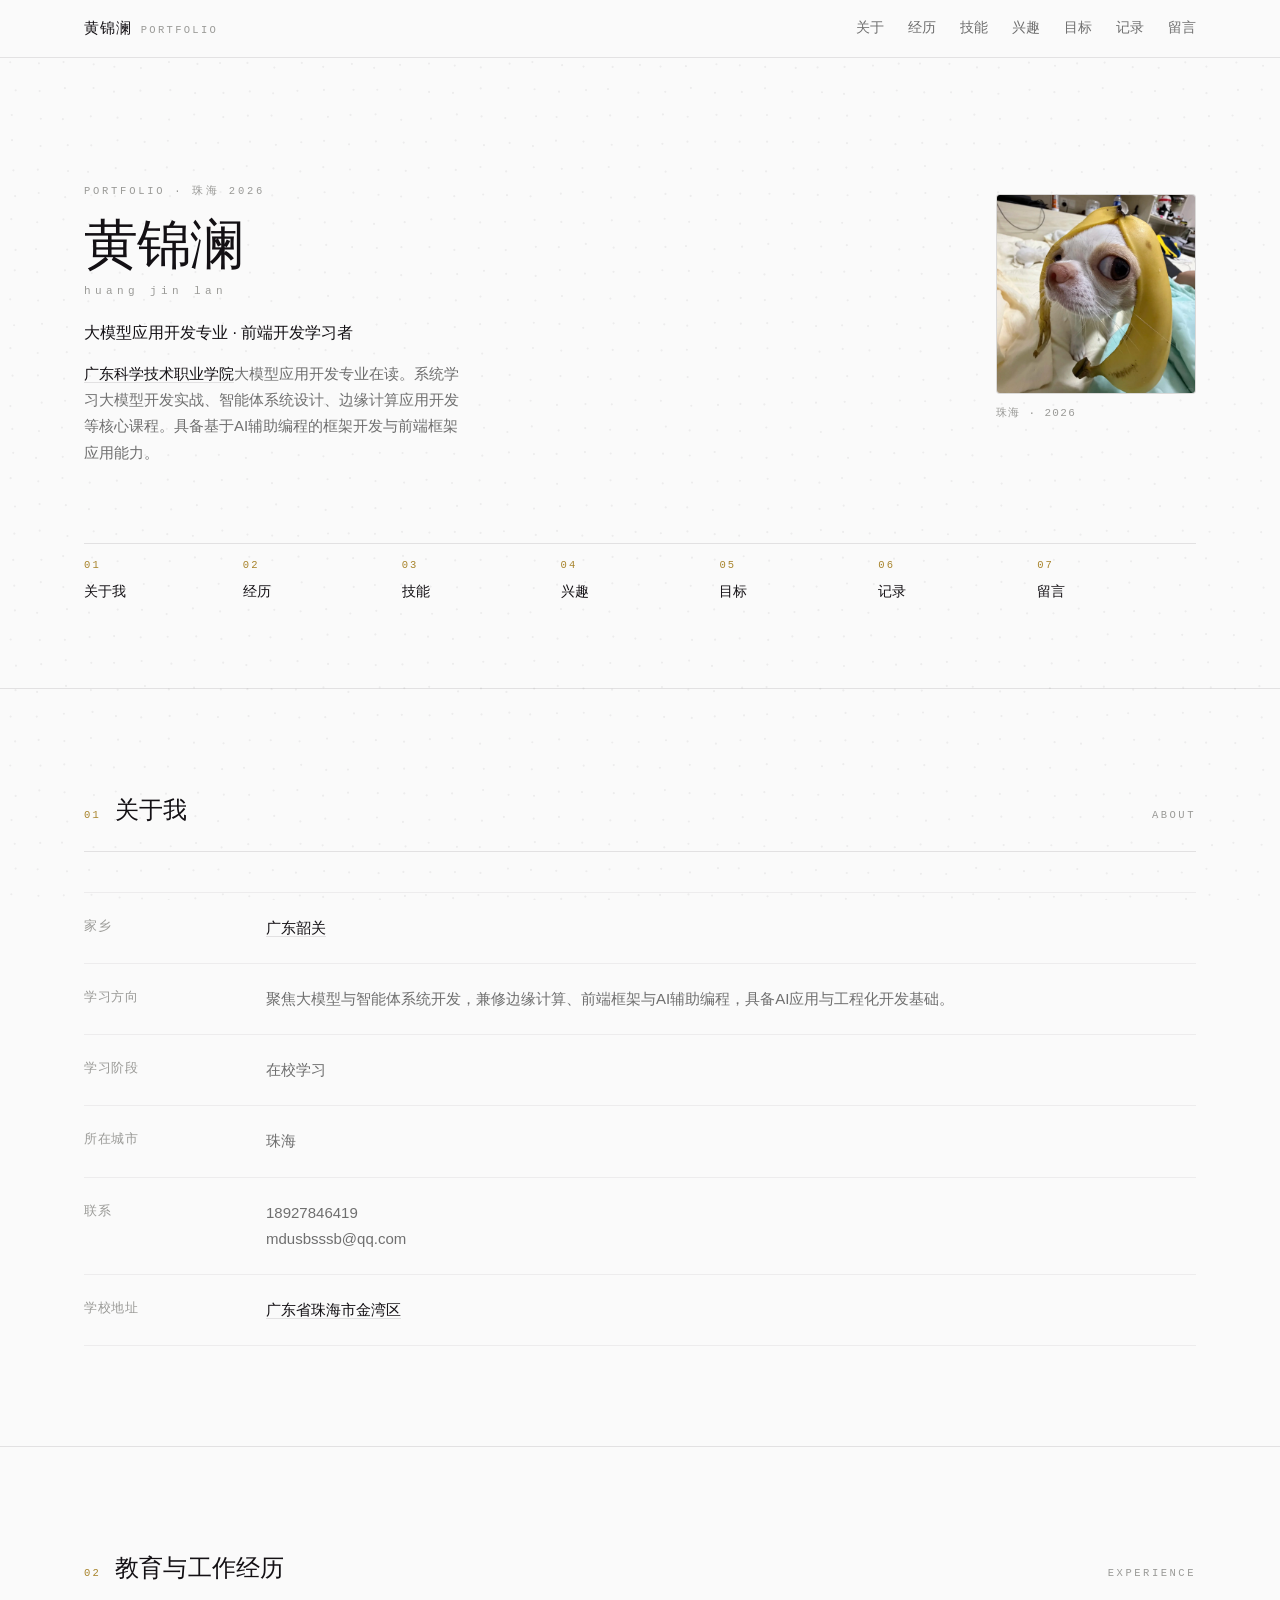
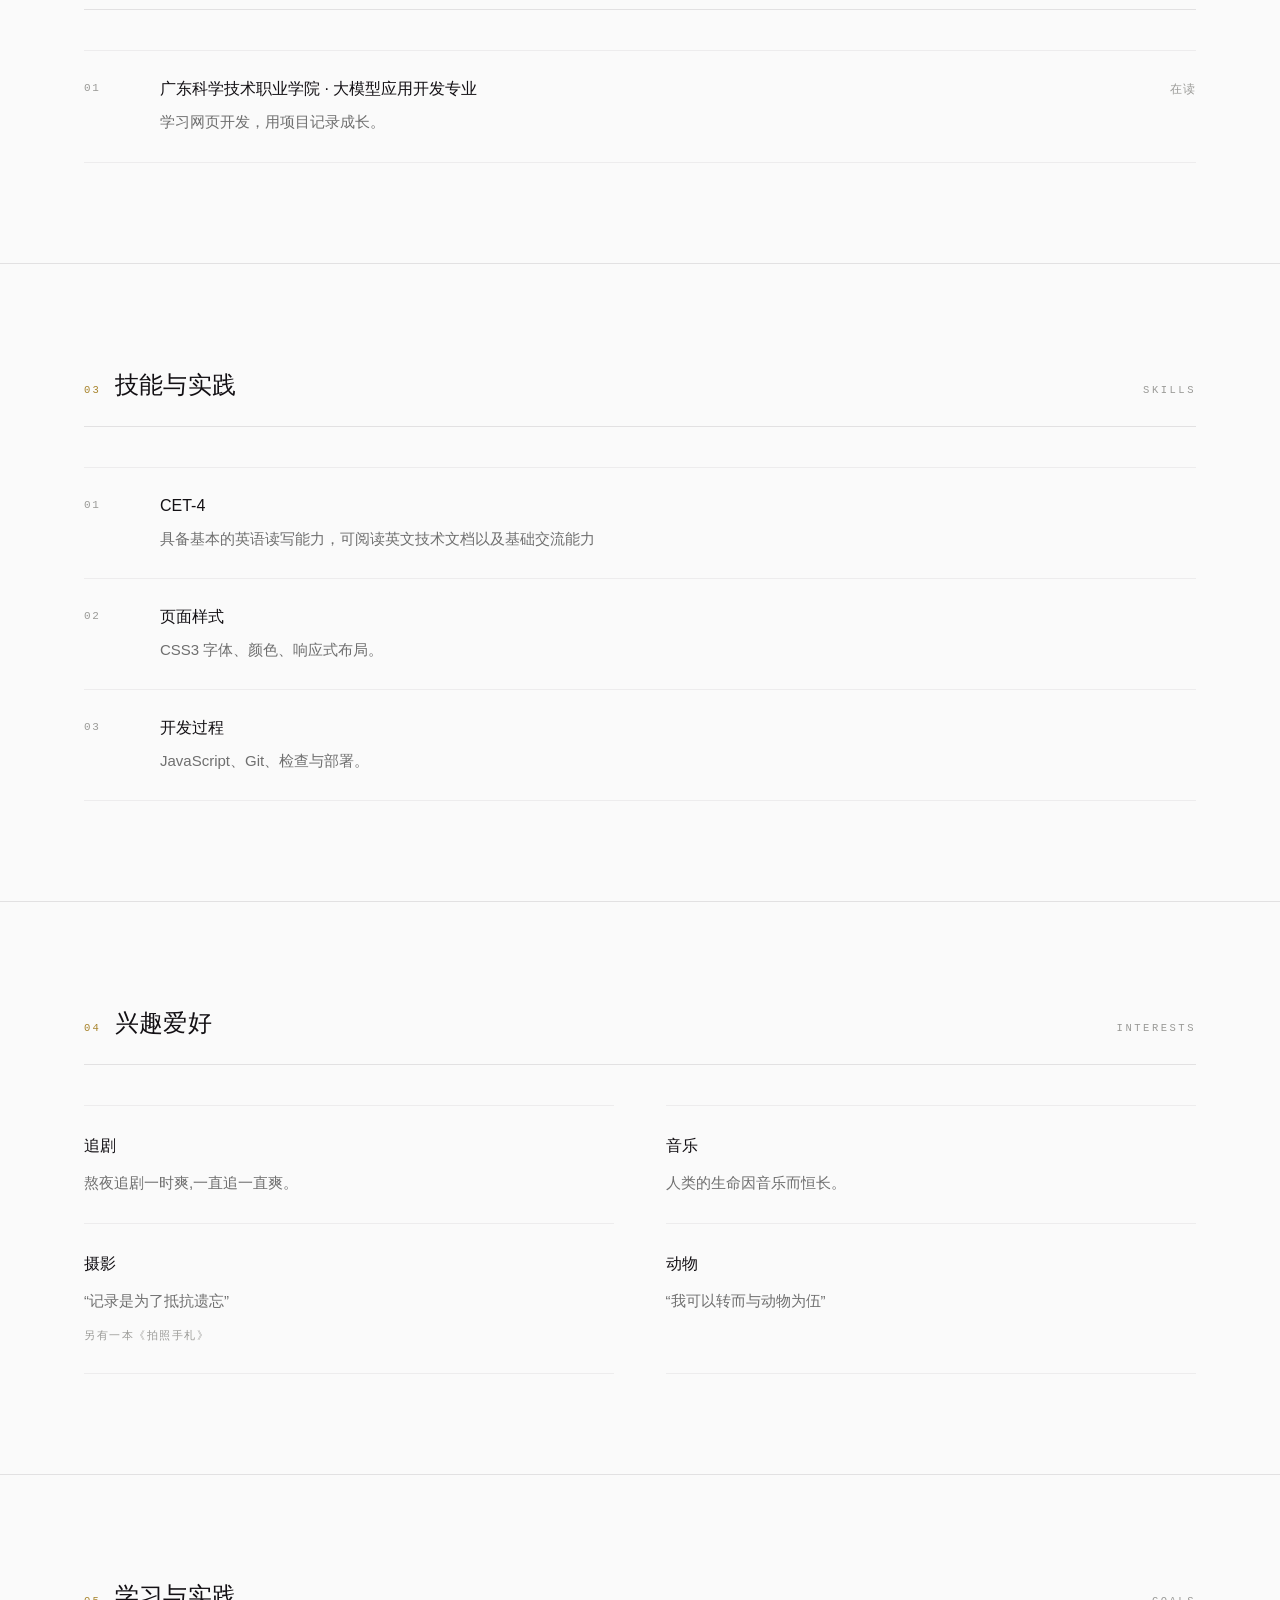
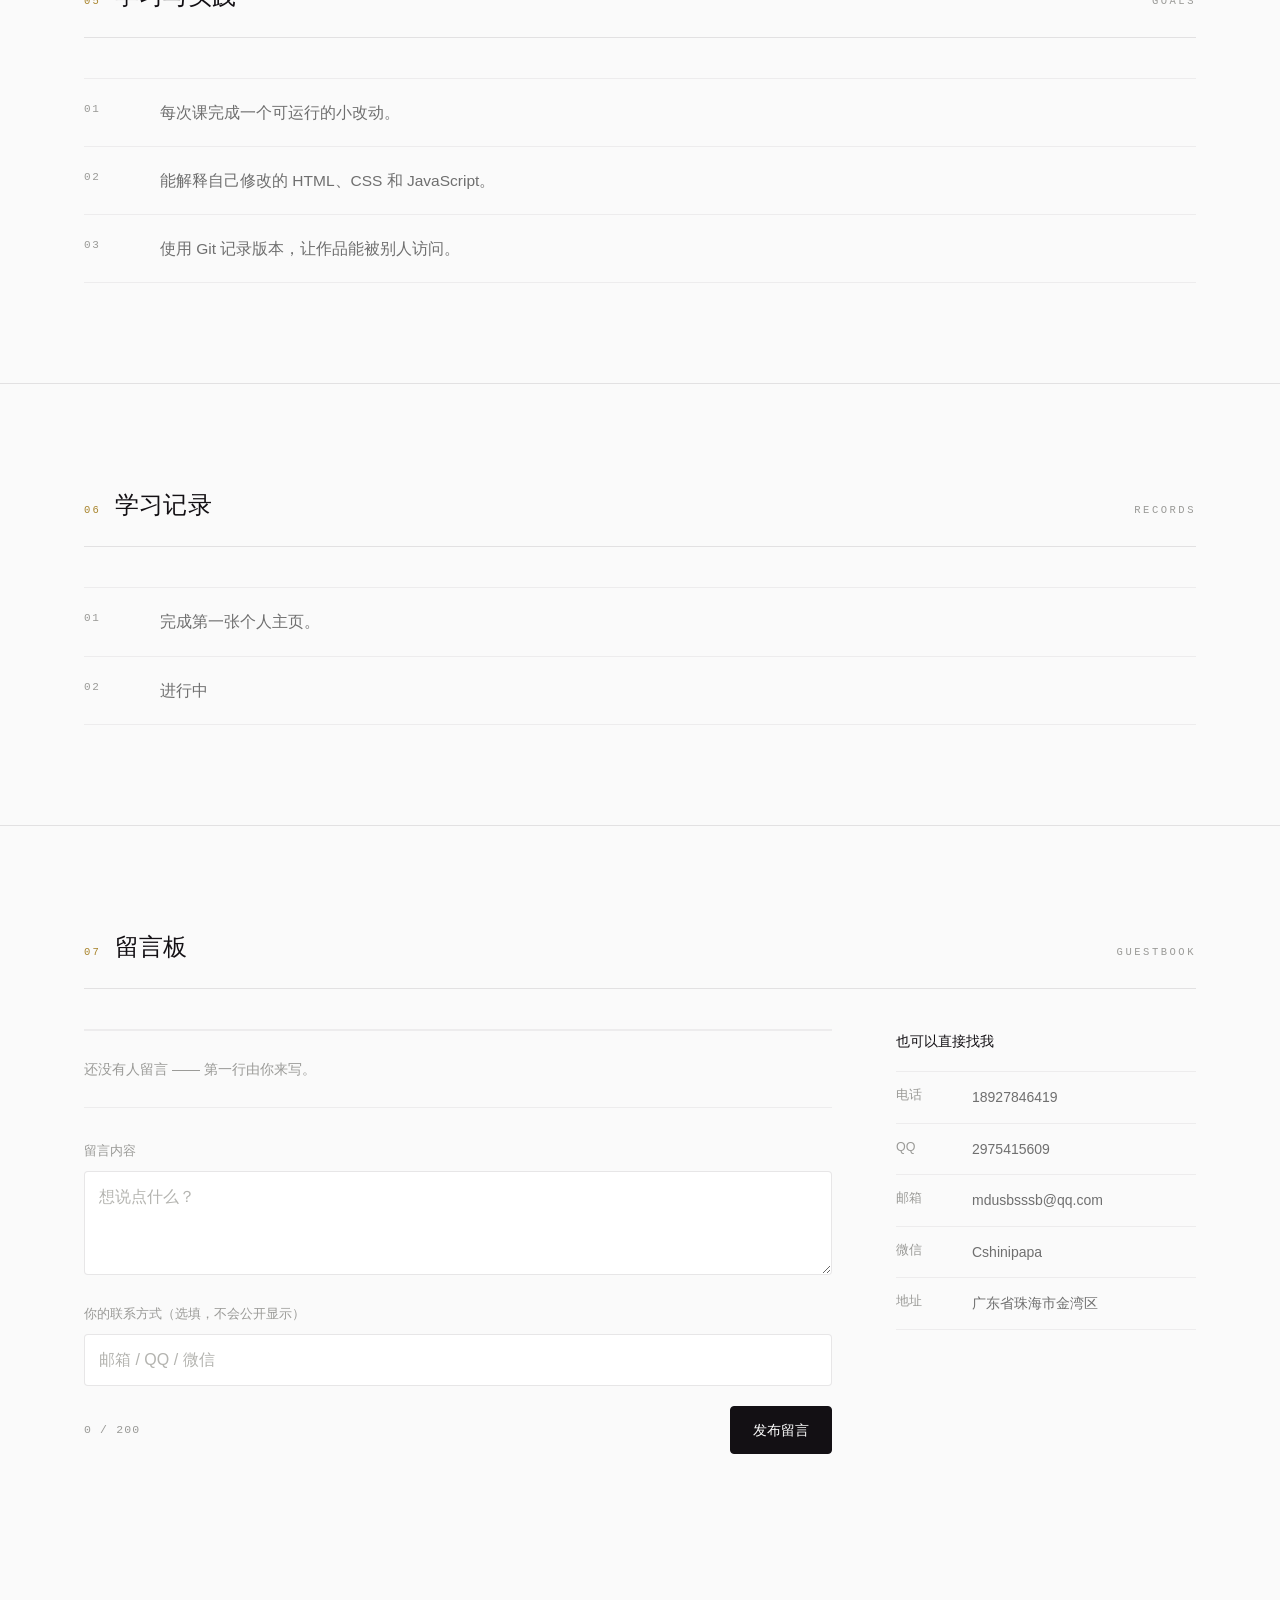
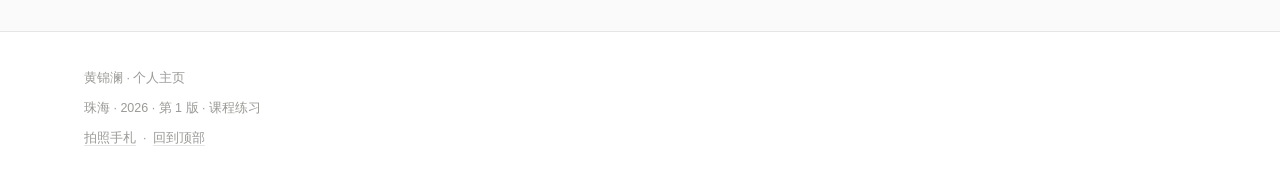
<file: index.html>
<!DOCTYPE html>
<html lang="zh-CN">
<head>
  <meta charset="utf-8"/>
  <meta content="width=device-width, initial-scale=1, viewport-fit=cover" name="viewport"/>
  <!-- 可被搜索引擎收录：不写 noindex, nofollow -->
  <meta content="黄锦澜的个人主页：广东科学技术职业学院大模型应用开发专业在读，正在学习 HTML5、CSS3 与 JavaScript，用每一次练习记录成长。" name="description"/>
  <meta content="黄锦澜" name="author"/>
  <meta content="#fafafa" name="theme-color"/>
  <title>黄锦澜 · 个人主页</title>
  <link href="assets/favicon.svg" rel="icon" type="image/svg+xml"/>
  <!-- 先打一个 JS 可用的标记：样式里用 html.js 分流「滚动淡入」。
       放在样式表之前，脚本被禁用时就不会出现「内容全被藏起来」的白屏。 -->
  <script>
    document.documentElement.className += " js";
  </script>
  <style>
:root {
  /* 白到近乎没有颜色：三层明度撑起全部层次 */
  --bg: #fafafa;
  --card: #ffffff;
  --fill: #f0f0ee;

  /* 墨：不用纯黑，纯黑在白底上会发涩 */
  --ink: #131014;
  --ink-2: #6f6f6f;
  --ink-3: #9a9a97;

  /* 线：只做发丝线，两种强度 */
  --line: rgba(19, 16, 20, .10);
  --line-soft: rgba(19, 16, 20, .055);

  --cold: #175365;
  --cold-soft: rgba(23, 83, 101, .34);
  --warn: #8c2f2a;

  --naples: #dfba58;
  --naples-ink: #a8842c;
  --naples-soft: rgba(223, 186, 88, .45);

  --radius: 4px;
  --wrap: 1160px;
  --bar-h: 58px;            /* 顶栏总高（含 1px 下边线），改高度要同步脚本里的 BAR_H */

  /* 字体：正文无衬线（系统栈，不下载任何字体文件）；
     编号、日期、拉丁小标签用等宽 —— 靠等宽 + 字距做「欧式」记号 */
  --font: "Helvetica Neue", Helvetica, -apple-system, BlinkMacSystemFont, "Segoe UI",
          "PingFang SC", "Hiragino Sans GB", "Microsoft YaHei", "Source Han Sans SC",
          "Noto Sans SC", Arial, sans-serif;
  --mono: ui-monospace, "SF Mono", "JetBrains Mono", "Cascadia Mono", Menlo,
          Consolas, "Courier New", monospace;
}

*, *::before, *::after { box-sizing: border-box; }

html {
  -webkit-text-size-adjust: 100%;
  /* 顶栏是 sticky 的，锚点跳转要给标题留出顶栏那一段，
     否则标题会被顶栏压住（这是去掉「书」之后最容易踩的坑）。 */
  scroll-padding-top: calc(var(--bar-h) + 24px);
}
/* 平滑滚动：只在用户没有要求「减少动态效果」时开 */
@media (prefers-reduced-motion: no-preference) {
  html { scroll-behavior: smooth; }
}

body {
  margin: 0;
  background: var(--bg);
  color: var(--ink);
  font: 15px/1.75 var(--font);
  -webkit-font-smoothing: antialiased;
  text-rendering: optimizeLegibility;
}

img { display: block; max-width: 100%; }
p { margin: 0; }
a { color: inherit; text-decoration: none; }
button { font: inherit; color: inherit; }

:focus-visible { outline: 2px solid var(--cold); outline-offset: 3px; }
/* 选中文字时露一抹暖色 —— 只在用户自己动手时才出现 */
::selection { background: var(--naples-soft); color: var(--ink); }

.sr-only {
  position: absolute; width: 1px; height: 1px; padding: 0; margin: -1px;
  overflow: hidden; clip: rect(0 0 0 0); white-space: nowrap; border: 0;
}

.skip {
  position: absolute; left: -9999px; top: 0; z-index: 60;
  padding: 10px 16px; font-size: 13px;
  color: #fff; background: var(--ink);
  border-radius: 0 0 var(--radius) 0;
}
.skip:focus { left: 0; }

.wrap { width: 100%; max-width: var(--wrap); margin: 0 auto; padding: 0 24px; }

/* 顶端进度线：只改宽度，不做 transform，不会碰到文字 */
.progress {
  position: fixed; left: 0; top: 0; z-index: 50;
  width: 100%; height: 2px;
  pointer-events: none;
}
.progress i { display: block; width: 0; height: 100%; background: var(--naples); }

/* 背景层：一张铺满视口、固定不动的 canvas，画「光标跟随」的生成点阵。
   它待在 z-index:-1 —— 页面底色之上、一切内容之下，所以文字永远画在它上面，
   不存在「先栅格化再重采样」的问题（有字的元素不许 transform 那条铁律没被碰）。
   pointer-events:none 才不会挡住底下的链接与按钮；脚本被禁用时它就是一块空白。 */
#bgfx {
  position: fixed; left: 0; top: 0; width: 100%; height: 100%;
  z-index: -1; pointer-events: none;
}
@media print { #bgfx { display: none; } }

.bar {
  position: sticky; top: 0; z-index: 30;
  background: var(--bg);
  border-bottom: 1px solid var(--line);
}
.bar-in {
  display: flex; align-items: center; gap: 24px;
  height: calc(var(--bar-h) - 1px);
  max-width: var(--wrap); margin: 0 auto; padding: 0 24px;
}
.brand { display: flex; align-items: baseline; gap: 9px; white-space: nowrap; }
.brand-cn { font-size: 15px; font-weight: 500; letter-spacing: .06em; }
.brand-en { font: 10.5px/1 var(--mono); letter-spacing: .22em; color: var(--ink-3); }
.brand:hover .brand-cn { color: var(--cold); }

/* min-width:0 让窄屏时这一条能自己横向滚动，
   而不是把站名挤出去（手机上 7 个锚点放不下）。 */
.nav {
  display: flex; align-items: center; gap: 24px;
  margin-left: auto; min-width: 0;
  overflow-x: auto;
  scrollbar-width: none;
}
.nav::-webkit-scrollbar { display: none; }
.nav a {
  padding: 4px 0;
  font-size: 13.5px; color: var(--ink-2); white-space: nowrap;
  border-bottom: 1px solid transparent;
  transition: color .18s ease, border-color .18s ease;
}
.nav a:hover { color: var(--ink); }
.nav a[aria-current="page"] { color: var(--ink); border-bottom-color: var(--cold); }

.hero { padding: clamp(64px, 10vw, 132px) 0 clamp(40px, 6vw, 68px); }
.hero-grid {
  display: grid;
  grid-template-columns: minmax(0, 1fr) 200px;
  gap: clamp(32px, 5vw, 72px);
  align-items: start;
}

.eyebrow { font: 10.5px/1 var(--mono); letter-spacing: .26em; color: var(--ink-3); }
.hero h1 {
  margin: 18px 0 0;
  font-size: clamp(34px, 5.6vw, 54px);
  font-weight: 500; line-height: 1.08; letter-spacing: -.015em;
}
.latin { margin: 13px 0 0; font: 11px/1 var(--mono); letter-spacing: .4em; color: var(--ink-3); }
.role { margin: 22px 0 0; font-size: 16px; }
.lede { margin: 14px 0 0; max-width: 46ch; font-size: 15px; color: var(--ink-2); }

/* 开场里的学校名：墨色 + 发丝下划线，悬停转冷色（只改颜色，不碰 transform） */
.lede a { color: var(--ink); border-bottom: 1px solid var(--line); }
.lede a:hover { color: var(--cold); border-bottom-color: var(--cold); }

.resume {
  display: flex; align-items: center; flex-wrap: wrap; gap: 6px 10px;
  margin: 26px 0 0;
  font-size: 13px; color: var(--ink-3);
}
.resume[hidden] { display: none; }
.resume b { font-weight: 500; color: var(--ink); }
.resume button {
  padding: 0; font-size: 13px; color: var(--cold);
  background: none; border: 0; border-bottom: 1px solid var(--cold-soft);
  cursor: pointer;
}
.resume button:hover { border-bottom-color: var(--cold); }

.hero-photo { margin: 8px 0 0; }
.hero-photo img {
  width: 100%; aspect-ratio: 1 / 1; object-fit: cover;
  background: var(--fill);
  border: 1px solid var(--line);
  border-radius: var(--radius);
}
.hero-photo figcaption {
  margin-top: 11px;
  font: 11px/1.5 var(--mono); letter-spacing: .12em; color: var(--ink-3);
}

.index { margin: clamp(44px, 6vw, 80px) 0 0; }
.index ol {
  display: grid; grid-template-columns: repeat(7, minmax(0, 1fr));
  margin: 0; padding: 0; list-style: none;
}
.index li { border-top: 1px solid var(--line); }
.index a { display: block; padding: 16px 14px 16px 0; }
.index a:hover .i-name { color: var(--cold); }
.i-no {
  display: block; margin-bottom: 9px;
  font: 10.5px/1 var(--mono); letter-spacing: .2em; color: var(--naples-ink);
}
.i-name { display: block; font-size: 14px; color: var(--ink); }

.sec { padding: clamp(60px, 8vw, 100px) 0; border-top: 1px solid var(--line); }

.sec-head {
  display: flex; align-items: baseline; justify-content: space-between; gap: 20px;
  padding-bottom: 20px; margin-bottom: clamp(26px, 4vw, 40px);
  border-bottom: 1px solid var(--line);
}
.sec-head h2 {
  display: flex; align-items: baseline; gap: 14px;
  margin: 0; font-size: clamp(19px, 2.2vw, 24px);
  font-weight: 500; letter-spacing: .01em;
}
.sec-no { font: 10.5px/1 var(--mono); font-weight: 400; letter-spacing: .2em; color: var(--naples-ink); }
.sec-en { font: 10.5px/1 var(--mono); letter-spacing: .24em; color: var(--ink-3); }

.facts { margin: 0; border-top: 1px solid var(--line-soft); }
.fact {
  display: grid; grid-template-columns: 150px minmax(0, 1fr);
  gap: 6px 32px; padding: 22px 0;
  border-bottom: 1px solid var(--line-soft);
}
.fact dt { font-size: 13px; letter-spacing: .04em; color: var(--ink-3); }
.fact dd { margin: 0; font-size: 15px; color: var(--ink-2); }
.fact dd a { color: var(--ink); border-bottom: 1px solid var(--line); }
.fact dd a:hover { color: var(--cold); border-bottom-color: var(--cold); }

.entries { margin: 0; padding: 0; list-style: none; }
.entries li {
  display: grid; grid-template-columns: 52px minmax(0, 1fr) auto;
  column-gap: 24px; row-gap: 8px;
  padding: 26px 0;
  border-bottom: 1px solid var(--line-soft);
}
.entries li:first-child { border-top: 1px solid var(--line-soft); }
.e-no { font: 11px/1 var(--mono); letter-spacing: .16em; color: var(--ink-3); padding-top: 6px; }
.e-title { font-size: 16px; font-weight: 500; line-height: 1.5; }
.e-meta {
  padding-top: 4px; white-space: nowrap;
  font: 11.5px/1.6 var(--mono); letter-spacing: .1em; color: var(--ink-3);
}
.e-desc { grid-column: 2 / -1; font-size: 15px; color: var(--ink-2); }

.hobbies {
  display: grid; grid-template-columns: repeat(2, minmax(0, 1fr));
  gap: 0 clamp(24px, 4vw, 56px);
  margin: 0; padding: 0; list-style: none;
}
.hobby { padding: 26px 0; border-bottom: 1px solid var(--line-soft); }
.hobby:nth-child(1), .hobby:nth-child(2) { border-top: 1px solid var(--line-soft); }
.hobby h3 { margin: 0; font-size: 16px; font-weight: 500; }
.hobby p { margin: 10px 0 0; max-width: 32ch; font-size: 15px; color: var(--ink-2); }
/* 《拍照手札》入口：整块可点；悬停只改颜色，不动 transform —— 里面有字 */
.hobby--link a { display: block; }
.hobby--link a:hover h3,
.hobby--link a:hover .hobby-more { color: var(--cold); }
.hobby-more {
  display: inline-block; margin-top: 14px;
  font: 11px/1.5 var(--mono); letter-spacing: .14em; color: var(--ink-3);
  transition: color .18s ease;
}

.nlist { margin: 0; padding: 0; list-style: none; }
.nlist li {
  display: grid; grid-template-columns: 52px minmax(0, 1fr);
  column-gap: 24px; padding: 20px 0;
  border-bottom: 1px solid var(--line-soft);
  font-size: 15.5px; color: var(--ink-2);
}
.nlist li:first-child { border-top: 1px solid var(--line-soft); }
.nlist span { font: 11px/1.9 var(--mono); letter-spacing: .16em; color: var(--ink-3); }

.gb-grid {
  display: grid; grid-template-columns: minmax(0, 1fr) 300px;
  gap: clamp(32px, 5vw, 64px); align-items: start;
}

.ledger { margin: 0; padding: 0; list-style: none; border-top: 1px solid var(--line-soft); }
.ledger li {
  display: grid; grid-template-columns: 132px minmax(0, 1fr);
  column-gap: 20px; row-gap: 6px;
  padding: 18px 0;
  border-bottom: 1px solid var(--line-soft);
}
.l-date { font: 11.5px/1.7 var(--mono); letter-spacing: .06em; color: var(--ink-3); }
.l-text { font-size: 15px; white-space: pre-wrap; word-break: break-word; }
/* 新提交的那条：冷色底闪一下。用 background 动画，不碰 transform —— 里面有字 */
.ledger li.is-fresh { animation: fresh 1.5s ease-out; }
@keyframes fresh {
  from { background: rgba(23, 83, 101, .07); }
  to   { background: transparent; }
}
.ledger-empty {
  margin: 0; padding: 26px 0;
  font-size: 14px; color: var(--ink-3);
  border-top: 1px solid var(--line-soft);
  border-bottom: 1px solid var(--line-soft);
}
.ledger-empty[hidden] { display: none; }

.gb-form { margin: 32px 0 0; }
.gb-form label { display: block; margin: 0 0 8px; font-size: 13px; color: var(--ink-3); }
.gb-form textarea,
.gb-form input {
  width: 100%; margin: 0 0 20px; padding: 12px 14px;
  font-family: var(--font); font-size: 16px; line-height: 1.6; color: var(--ink);
  background: var(--card);
  border: 1px solid var(--line);
  border-radius: var(--radius);
}
/* 手机端输入框字号必须 >= 16px，否则 iOS Safari 聚焦时会把整页放大 */
.gb-form textarea { min-height: 104px; resize: vertical; }
.gb-form textarea::placeholder,
.gb-form input::placeholder { color: #b4b4b0; }
.gb-form textarea:focus-visible,
.gb-form input:focus-visible { outline: 2px solid var(--cold); outline-offset: 2px; }
/* 内容为空时的提示：只改边框与底色，不做抖动（抖动要 transform，会把字晃糊） */
.gb-form textarea.is-bad {
  border-color: var(--warn);
  background: rgba(140, 47, 42, .035);
}

.gb-error { margin: 0 0 16px; font-size: 13px; color: var(--warn); }
.gb-error[hidden] { display: none; }

.gb-foot { display: flex; align-items: center; justify-content: space-between; gap: 16px; }
.gb-count { font: 11.5px/1 var(--mono); letter-spacing: .1em; color: var(--ink-3); }
.gb-count [data-count].near { color: var(--warn); }

.gb-submit {
  padding: 11px 22px; font-size: 14px;
  color: #fff; background: var(--ink);
  border: 1px solid var(--ink); border-radius: var(--radius);
  cursor: pointer;
  transition: background .18s ease, border-color .18s ease;
}
.gb-submit:hover { background: var(--cold); border-color: var(--cold); }

.gb-note { margin: 16px 0 0; font-size: 12.5px; color: var(--cold); }
.gb-note[hidden] { display: none; }

.gb-reset-row { margin: 14px 0 0; }
.gb-reset {
  padding: 0; font-size: 13px; color: var(--ink-3);
  background: none; border: 0; border-bottom: 1px solid transparent;
  cursor: pointer;
}
.gb-reset:hover { color: var(--warn); border-bottom-color: currentColor; }
/* 没留过言就没有这一行；确认态沿用警告色，一眼看出是危险动作 */
.gb-reset-row[hidden] { display: none; }
.gb-reset.is-confirming { color: var(--warn); border-bottom-color: currentColor; }

/* 云端留言（Twikoo）皮肤对齐：组件自带白色圆角卡片，跟本站不是一路。
   这里只做「拉回来」的四件事 —— 字体改成本站的、圆角收到 4px、
   阴影和渐变去掉、主色换成冷青。用属性选择器而不是精确类名，
   这样组件小版本升级改了内部类名也不会整套失效。
   细节还得等接上后端后按实际渲染微调。 */
.cmt--cloud[hidden] { display: none; }
.cmt--cloud { font-family: var(--font); color: var(--ink); }

/* 组件内部的字体一律继承本站，不让它带回自己的字体栈 */
.cmt--cloud,
.cmt--cloud input,
.cmt--cloud textarea,
.cmt--cloud button,
.cmt--cloud select { font-family: var(--font); }

/* 输入框：与本站留言表单同一副长相（白底、发丝线、4px） */
.cmt--cloud input,
.cmt--cloud textarea {
  color: var(--ink);
  background: var(--card);
  border: 1px solid var(--line);
  border-radius: var(--radius);
}
.cmt--cloud input:focus,
.cmt--cloud textarea:focus {
  border-color: var(--cold);
  outline: none;
}

/* 按钮：本站只有留言提交是实心，这里也让主按钮实心起来 */
.cmt--cloud button { border-radius: var(--radius); }
.cmt--cloud [class*="primary"] { color: #fff; background: var(--cold); border-color: var(--cold); }

/* 去掉一切阴影、渐变、毛玻璃 —— 本站的规矩 */
.cmt--cloud [class*="tk-"],
.cmt--cloud [class*="tk-"] * {
  box-shadow: none;
  text-shadow: none;
  background-image: none;
  backdrop-filter: none;
}
/* 圆角一律收到上限 4px，头像保持小方角（本站头像也是方的） */
.cmt--cloud [class*="tk-"] { border-radius: var(--radius); }
.cmt--cloud img { border-radius: var(--radius); }

.cmt--cloud [class*="tk-comments-title"] { display: none; }
.cmt--cloud hr,
.cmt--cloud [class*="tk-"] { border-color: var(--line-soft); }
.cmt--cloud a { color: var(--cold); }

.noscript { margin: 20px 0 0; font-size: 13.5px; color: var(--ink-3); }

.gb-side h3 { margin: 0 0 18px; font-size: 14px; font-weight: 500; }
.contact { margin: 0; border-top: 1px solid var(--line-soft); }
.contact > div {
  display: grid; grid-template-columns: 64px minmax(0, 1fr);
  gap: 12px; padding: 13px 0;
  border-bottom: 1px solid var(--line-soft);
}
.contact dt { font-size: 12.5px; color: var(--ink-3); }
.contact dd { margin: 0; font-size: 14px; color: var(--ink-2); word-break: break-all; }
.contact dd a:hover { color: var(--cold); }

.foot {
  margin-top: clamp(40px, 6vw, 80px);
  padding: 36px 0 46px;
  background: var(--card);
  border-top: 1px solid var(--line);
}
.foot p { font-size: 12.5px; color: var(--ink-3); }
.foot p + p { margin-top: 8px; }
.foot a { border-bottom: 1px solid var(--line); }
.foot a:hover { color: var(--cold); border-bottom-color: var(--cold); }

.toast {
  position: fixed; left: 50%; bottom: 28px; z-index: 60;
  transform: translateX(-50%);           /* 静态居中，不参与动画 */
  padding: 11px 20px;
  font-size: 13.5px; color: #fff;
  background: var(--ink); border-radius: var(--radius);
  opacity: 0; visibility: hidden;
  transition: opacity .22s ease, visibility .22s ease;
}
.toast.show { opacity: 1; visibility: visible; }

.js .reveal { opacity: 0; }
.js .reveal.in { opacity: 1; }
@media (prefers-reduced-motion: no-preference) {
  .js .reveal { transition: opacity .55s ease; }
}

@media (max-width: 900px) {
  .hero-grid { grid-template-columns: minmax(0, 1fr); }
  .hero-photo { max-width: 200px; margin-top: 34px; }
  .index ol { grid-template-columns: repeat(3, minmax(0, 1fr)); }
  .hobbies { grid-template-columns: minmax(0, 1fr); }
  .hobby:nth-child(2) { border-top: 0; }
  .gb-grid { grid-template-columns: minmax(0, 1fr); }
}

@media (max-width: 700px) {
  .bar-in { gap: 14px; padding: 0 18px; }
  .brand-en { display: none; }
  .nav { gap: 18px; }
  .nav a { font-size: 13px; }
  .wrap { padding: 0 18px; }
  .fact { grid-template-columns: minmax(0, 1fr); gap: 4px; }
  .entries li { grid-template-columns: 34px minmax(0, 1fr); column-gap: 16px; }
  .e-meta { grid-column: 2; padding-top: 0; }
  .e-desc { grid-column: 2; }
  .nlist li { grid-template-columns: 34px minmax(0, 1fr); column-gap: 16px; }
  .ledger li { grid-template-columns: minmax(0, 1fr); }
  .index ol { grid-template-columns: repeat(2, minmax(0, 1fr)); }
}

@media (prefers-reduced-motion: reduce) {
  .ledger li.is-fresh { animation: none; }
}
  </style>
</head>
<body>

  <!-- 背景层：固定铺满的 canvas，画光标跟随的生成点阵。
       纯装饰 —— aria-hidden 不进阅读顺序，pointer-events:none 不接鼠标事件
       （否则会把底下的链接和按钮一起挡掉）。脚本关掉时它是一块空白。 -->
  <canvas aria-hidden="true" id="bgfx"></canvas>

  <a class="skip" href="#about">跳到正文</a>

  <div aria-hidden="true" class="progress"><i data-progress></i></div>

  <header class="bar">
    <div class="bar-in">
      <a class="brand" href="#top">
        <span class="brand-cn">黄锦澜</span>
        <span class="brand-en">PORTFOLIO</span>
      </a>
      <nav aria-label="页面导航" class="nav" data-nav>
        <a href="#about">关于</a>
        <a href="#experience">经历</a>
        <a href="#skills">技能</a>
        <a href="#interests">兴趣</a>
        <a href="#goals">目标</a>
        <a href="#records">记录</a>
        <a href="#guestbook">留言</a>
      </nav>
    </div>
  </header>

  <main id="top">

    <section class="hero">
      <div class="wrap">

        <div class="hero-grid">
          <div class="hero-text">
            <p class="eyebrow">PORTFOLIO · 珠海 2026</p>
            <h1>黄锦澜</h1>
            <p class="latin">huang jin lan</p>
            <p class="role">大模型应用开发专业 · 前端开发学习者</p>
            <p class="lede"><a href="https://www.gdit.edu.cn/" rel="noopener" target="_blank">广东科学技术职业学院</a>大模型应用开发专业在读。系统学习大模型开发实战、智能体系统设计、边缘计算应用开发等核心课程。具备基于AI辅助编程的框架开发与前端框架应用能力。</p>

            <!-- 续读提示：第一次来访先藏着，由脚本决定露不露 -->
            <p class="resume" hidden>
              上次读到
              <b data-resume-name>技能</b>
              <button data-resume-jump type="button">继续阅读</button>
            </p>
          </div>

          <!-- 唯一的照片：不裁圆、不加滤镜，只做 1:1 方图 + 一条发丝边 -->
          <figure class="hero-photo">
            <img alt="黄锦澜的照片" height="200" src="tx.jpg" width="200"/>
            <figcaption>珠海 · 2026</figcaption>
          </figure>
        </div>

        <nav aria-label="目录" class="index">
          <ol>
            <li><a href="#about"><span class="i-no">01</span><span class="i-name">关于我</span></a></li>
            <li><a href="#experience"><span class="i-no">02</span><span class="i-name">经历</span></a></li>
            <li><a href="#skills"><span class="i-no">03</span><span class="i-name">技能</span></a></li>
            <li><a href="#interests"><span class="i-no">04</span><span class="i-name">兴趣</span></a></li>
            <li><a href="#goals"><span class="i-no">05</span><span class="i-name">目标</span></a></li>
            <li><a href="#records"><span class="i-no">06</span><span class="i-name">记录</span></a></li>
            <li><a href="#guestbook"><span class="i-no">07</span><span class="i-name">留言</span></a></li>
          </ol>
        </nav>

      </div>
    </section>

    <section class="sec" id="about">
      <div class="wrap">
        <header class="sec-head reveal">
          <h2><span class="sec-no">01</span>关于我</h2>
          <span class="sec-en">ABOUT</span>
        </header>

        <dl class="facts">
          <div class="fact reveal">
            <dt>家乡</dt>
            <dd><a href="https://www.sg.gov.cn/" rel="noopener" target="_blank">广东韶关</a></dd>
          </div>
          <div class="fact reveal">
            <dt>学习方向</dt>
            <dd>聚焦大模型与智能体系统开发，兼修边缘计算、前端框架与AI辅助编程，具备AI应用与工程化开发基础。</dd>
          </div>
          <div class="fact reveal">
            <dt>学习阶段</dt>
            <dd>在校学习</dd>
          </div>
          <div class="fact reveal">
            <dt>所在城市</dt>
            <dd>珠海</dd>
          </div>
          <div class="fact reveal">
            <dt>联系</dt>
            <dd>
              18927846419<br/>
              mdusbsssb@qq.com
            </dd>
          </div>
          <div class="fact reveal">
            <dt>学校地址</dt>
            <dd>
              <a href="https://j.map.baidu.com/e6/IQd" rel="noopener" target="_blank">广东省珠海市金湾区</a>
            </dd>
          </div>
        </dl>
      </div>
    </section>

    <section class="sec" id="experience">
      <div class="wrap">
        <header class="sec-head reveal">
          <h2><span class="sec-no">02</span>教育与工作经历</h2>
          <span class="sec-en">EXPERIENCE</span>
        </header>

        <!-- TASK-HTML：复制一个 li 就能增加一条经历 -->
        <ol class="entries">
          <li class="reveal">
            <span class="e-no">01</span>
            <span class="e-title">广东科学技术职业学院 · 大模型应用开发专业</span>
            <span class="e-meta">在读</span>
            <p class="e-desc">学习网页开发，用项目记录成长。</p>
          </li>
        </ol>
      </div>
    </section>

    <section class="sec" id="skills">
      <div class="wrap">
        <header class="sec-head reveal">
          <h2><span class="sec-no">03</span>技能与实践</h2>
          <span class="sec-en">SKILLS</span>
        </header>

        <!-- TASK-HTML：复制一个 li 就能增加一条自己的技能 -->
        <ul class="entries">
          <li class="reveal">
            <span class="e-no">01</span>
            <span class="e-title">CET-4</span>
            <p class="e-desc">具备基本的英语读写能力，可阅读英文技术文档以及基础交流能力</p>
          </li>
          <li class="reveal">
            <span class="e-no">02</span>
            <span class="e-title">页面样式</span>
            <p class="e-desc">CSS3 字体、颜色、响应式布局。</p>
          </li>
          <li class="reveal">
            <span class="e-no">03</span>
            <span class="e-title">开发过程</span>
            <p class="e-desc">JavaScript、Git、检查与部署。</p>
          </li>
        </ul>
      </div>
    </section>

    <section class="sec" id="interests">
      <div class="wrap">
        <header class="sec-head reveal">
          <h2><span class="sec-no">04</span>兴趣爱好</h2>
          <span class="sec-en">INTERESTS</span>
        </header>

        <ul aria-label="兴趣爱好" class="hobbies">
          <li class="hobby reveal">
            <h3>追剧</h3>
            <p>熬夜追剧一时爽,一直追一直爽。</p>
          </li>
          <li class="hobby reveal">
            <h3>音乐</h3>
            <p>人类的生命因音乐而恒长。</p>
          </li>
          <!-- 摄影这格是一扇门：整块可点，通向另一本册子《拍照手札》 -->
          <li class="hobby hobby--link reveal">
            <a href="https://calista-lan.github.io/photography-Lan/" rel="noopener noreferrer" target="_blank">
              <h3>摄影</h3>
              <p>“记录是为了抵抗遗忘”</p>
              <span class="hobby-more">另有一本《拍照手札》<span class="sr-only">（在新窗口打开）</span></span>
            </a>
          </li>
          <li class="hobby reveal">
            <h3>动物</h3>
            <p>“我可以转而与动物为伍”</p>
          </li>
        </ul>
      </div>
    </section>

    <section class="sec" id="goals">
      <div class="wrap">
        <header class="sec-head reveal">
          <h2><span class="sec-no">05</span>学习与实践</h2>
          <span class="sec-en">GOALS</span>
        </header>

        <ol class="nlist">
          <li class="reveal"><span>01</span>每次课完成一个可运行的小改动。</li>
          <li class="reveal"><span>02</span>能解释自己修改的 HTML、CSS 和 JavaScript。</li>
          <li class="reveal"><span>03</span>使用 Git 记录版本，让作品能被别人访问。</li>
        </ol>
      </div>
    </section>

    <section class="sec" id="records">
      <div class="wrap">
        <header class="sec-head reveal">
          <h2><span class="sec-no">06</span>学习记录</h2>
          <span class="sec-en">RECORDS</span>
        </header>

        <ol class="nlist">
          <li class="reveal"><span>01</span>完成第一张个人主页。</li>
          <li class="reveal"><span>02</span>进行中</li>
        </ol>
      </div>
    </section>

    <section class="sec" id="guestbook">
      <div class="wrap">
        <header class="sec-head reveal">
          <h2><span class="sec-no">07</span>留言板</h2>
          <span class="sec-en">GUESTBOOK</span>
        </header>

        <div class="gb-grid">

          <div class="gb-main reveal">

            <!-- 本机留言板（没接云端时的兜底）：留言只存在这台电脑的浏览器里，
                 换台机器或清掉浏览器数据就没了。 -->
            <div class="cmt cmt--local" data-cmt-local>

              <!-- 留言表：一条一行，只登记真实来访者写的，不放示例数据 -->
              <ol aria-label="来访留言" class="ledger" data-ledger></ol>
              <p class="ledger-empty" data-ledger-empty hidden>还没有人留言 —— 第一行由你来写。</p>

              <form class="gb-form" novalidate>
                <label for="gb-message">留言内容</label>
                <textarea id="gb-message" maxlength="200" name="message" placeholder="想说点什么？" required></textarea>

                <label for="gb-contact">你的联系方式（选填，不会公开显示）</label>
                <input id="gb-contact" maxlength="40" name="contact" placeholder="邮箱 / QQ / 微信"/>

                <p class="gb-error" hidden>先写点内容再贴上来吧～</p>

                <div class="gb-foot">
                  <span class="gb-count"><span data-count>0</span> / 200</span>
                  <button class="gb-submit" type="submit">发布留言</button>
                </div>

                <p class="gb-note" data-visit hidden></p>

                <!-- 只对本机留过言的人显示，陌生访客看不到这个入口 -->
                <p class="gb-reset-row" data-reset-row hidden>
                  <button class="gb-reset" type="button">清空我的留言</button>
                </p>
              </form>

              <noscript>
                <p class="noscript">留言板需要 JavaScript 才能登记留言；其余内容不加载脚本也能正常阅读。</p>
              </noscript>
            </div>

            <!-- 填上 CLOUD_ENV_ID 后由这段容器接管留言区，本机留言板自动隐去 -->
            <div class="cmt cmt--cloud" data-cmt-cloud hidden></div>
          </div>

          <aside class="gb-side reveal">
            <h3>也可以直接找我</h3>
            <dl class="contact">
              <div>
                <dt>电话</dt>
                <dd><a href="tel:18927846419">18927846419</a></dd>
              </div>
              <div>
                <dt>QQ</dt>
                <dd>2975415609</dd>
              </div>
              <div>
                <dt>邮箱</dt>
                <dd><a href="mailto:mdusbsssb@qq.com">mdusbsssb@qq.com</a></dd>
              </div>
              <div>
                <dt>微信</dt>
                <dd>Cshinipapa</dd>
              </div>
              <div>
                <dt>地址</dt>
                <dd><a href="https://j.map.baidu.com/e6/IQd" rel="noopener" target="_blank">广东省珠海市金湾区</a></dd>
              </div>
            </dl>
          </aside>

        </div>
      </div>
    </section>

  </main>

  <footer class="foot">
    <div class="wrap">
      <p>黄锦澜 · 个人主页</p>
      <p>珠海 · 2026 · 第 1 版 · 课程练习</p>
      <p>
        <a href="https://calista-lan.github.io/photography-Lan/" rel="noopener noreferrer" target="_blank">拍照手札</a>
        &nbsp;·&nbsp;
        <a href="#top">回到顶部</a>
      </p>
    </div>
  </footer>

  <div aria-live="polite" class="toast" role="status"></div>

  <script>
/* =========================================================
   极简欧式单页 · 交互脚本
   ① 进度线 + 当前章节   ② 续读进度（localStorage）
   ③ 滚动淡入            ④ 留言板            ⑤ 背景层（光标跟随点阵）
   ========================================================= */
(function () {
  "use strict";

  var reduce = window.matchMedia("(prefers-reduced-motion: reduce)").matches;

  /* 顶栏总高，必须与 CSS 里的 --bar-h 一致：
     它决定了「章节算不算已经开始」以及锚点跳转后留多少空。 */
  var BAR_H = 58;

  var progressBar = document.querySelector("[data-progress]");
  var navLinks = Array.prototype.slice.call(document.querySelectorAll("[data-nav] a"));
  var sections = navLinks.map(function (a) {
    return document.querySelector(a.getAttribute("href"));
  }).filter(Boolean);

  var current = -1;
  var ticking = false;

  /* ② 续读进度（localStorage） */
  var PKEY = "hjl-read-progress-v1";
  var saved = null;

  function loadProgress() {
    try {
      var raw = window.localStorage.getItem(PKEY);
      if (!raw) return null;
      var o = JSON.parse(raw);
      if (o && typeof o.sec === "number" && o.sec > 0 && o.sec < sections.length) return o;
    } catch (err) {
      /* 隐私模式 / 沙盒里读不到：静默退回，功能照常，只是不记得 */
    }
    return null;
  }

  function saveProgress() {
    if (current <= 0) return;
    try {
      window.localStorage.setItem(PKEY, JSON.stringify({ sec: current, t: Date.now() }));
    } catch (err) {}
  }

  /* ① 进度线 + 当前章节 */
  function paint() {
    ticking = false;

    var doc = document.documentElement;
    var y = window.pageYOffset || doc.scrollTop || 0;
    var max = doc.scrollHeight - window.innerHeight;

    if (progressBar) {
      progressBar.style.width = (max > 0 ? Math.min(100, (y / max) * 100) : 0) + "%";
    }

    /* 当前章节 = 最后一个「顶端已经越过顶栏」的章节。
       这里用位置比较、不用 IntersectionObserver：
       观察器只会报「谁在视野里」，而一次跳转（点导航、带锚点进来）
       会整段跨过中间章节，我们要的是「读到哪儿了」，不是「看见了谁」。 */
    var line = BAR_H + 40;
    /* -1 表示「还停在开场」：第一段还没顶到顶栏时，顶栏不高亮任何一项。
       停在封面就亮着「关于」会让人以为已经读到了。 */
    var idx = -1;
    for (var i = 0; i < sections.length; i++) {
      if (sections[i].getBoundingClientRect().top - line <= 0) idx = i;
    }
    /* 滚到底时强制点亮最后一节：末节太短时上面那条永远追不上 */
    if (max > 0 && y >= max - 2) idx = sections.length - 1;

    if (idx !== current) {
      current = idx;
      navLinks.forEach(function (a, i) {
        if (i === idx) a.setAttribute("aria-current", "page");
        else a.removeAttribute("aria-current");
      });
      saveProgress();
    }
  }

  function onScroll() {
    if (ticking) return;
    ticking = true;
    window.requestAnimationFrame(function () { paint(); sweep(); });
  }

  var revealEls = Array.prototype.slice.call(document.querySelectorAll(".reveal"));

  function sweep() {
    if (reduce) {
      revealEls.forEach(function (el) { el.classList.add("in"); });
      return;
    }
    revealEls.forEach(function (el) {
      if (el.classList.contains("in")) return;
      if (el.getBoundingClientRect().top < window.innerHeight - 16) el.classList.add("in");
    });
  }

  /* 跳到某一节：锚点链接交给浏览器自己处理（html 上有 scroll-padding-top），
     只有「续读」这类脚本触发的跳转自己算位置。 */
  function goTo(el) {
    var top = el.getBoundingClientRect().top + (window.pageYOffset || 0) - BAR_H - 24;
    window.scrollTo({ top: Math.max(0, top), behavior: reduce ? "auto" : "smooth" });
  }

  /* ④ 留言板
     沿用旧的存储键：以前留过的留言不会因为换版而消失。
     默认是「本机留言」：只存在这台电脑的浏览器里 —— 别人看不到你写的，
     你也看不到别人写的。想变成真正的公共留言板，把下面 CLOUD_ENV_ID
     填上云端环境地址即可。 */

  /* 云端环境地址。留空 = 继续用本机留言板。
     接好后填成部署平台给的那串地址（Netlify 是
     https://xxx.netlify.app/.netlify/functions/twikoo）。 */
  var CLOUD_ENV_ID = "";

  var cloudHost = document.querySelector("[data-cmt-cloud]");
  var localHost = document.querySelector("[data-cmt-local]");

  /* 没配好 / 加载失败 / 组件起不来 → 退回本机留言板，留言区不会空着 */
  function useLocalBoard() {
    if (localHost) localHost.hidden = false;
    if (cloudHost) {
      cloudHost.hidden = true;
      cloudHost.textContent = "";
    }
  }

  (function cloudBoard() {
    if (!CLOUD_ENV_ID || !cloudHost) return;

    function boot() {
      if (!window.twikoo || !window.twikoo.init) { useLocalBoard(); return; }
      try {
        var job = window.twikoo.init({
          envId: CLOUD_ENV_ID,
          el: cloudHost,
          lang: "zh-CN",
          path: location.pathname
        });
        if (job && job.catch) job.catch(useLocalBoard);
        if (localHost) localHost.hidden = true;
        cloudHost.hidden = false;
      } catch (err) {
        useLocalBoard();
      }
    }

    /* 组件只有滚到留言区附近才下载 —— 别让它拖累首屏 */
    function inject() {
      var s = document.createElement("script");
      s.src = "assets/twikoo.all.min.js";
      s.onload = boot;
      s.onerror = useLocalBoard;
      document.head.appendChild(s);
    }

    /* 用滚动位置判断，不用 IntersectionObserver：
       后者在无头环境里回调恒不触发，测不了；几何判断也更直白。
       位置看 #guestbook 这个可见的 section —— 隐藏元素的 rect 全是 0，
       拿它判断会一进来就误判成「已经到了」。 */
    var anchor = document.getElementById("guestbook") || cloudHost;
    var started = false;

    function tryLoad() {
      if (started) return;
      var rect = anchor.getBoundingClientRect();
      if (rect.top > window.innerHeight + 800) return;
      started = true;
      window.removeEventListener("scroll", tryLoad);
      window.removeEventListener("resize", tryLoad);
      inject();
    }

    window.addEventListener("scroll", tryLoad, { passive: true });
    window.addEventListener("resize", tryLoad);
    tryLoad();   /* 带锚点直接落到底部时也要能加载 */
  })();

  var gbForm = document.querySelector(".gb-form");

  if (gbForm && !CLOUD_ENV_ID) {
    var MB_KEY = "hjl-message-board-v1";

    /* 本机署名：只为分辨「哪些留言是我这台浏览器留的」，用来决定
       「清空我的留言」露不露出来、以及该删哪几条。
       不联网、不上报、不含任何个人信息，就存自己浏览器里。 */
    var OWNER_KEY = "hjl-guestbook-owner-v1";
    var owner = (function () {
      var id = "";
      try { id = window.localStorage.getItem(OWNER_KEY) || ""; } catch (err) {}
      if (!id) {
        id = "o" + Date.now().toString(36) + Math.random().toString(36).slice(2, 8);
        try { window.localStorage.setItem(OWNER_KEY, id); } catch (err) {}
      }
      return id;
    })();
    var ta = gbForm.querySelector("#gb-message");
    var contact = gbForm.querySelector("#gb-contact");
    var countEl = gbForm.querySelector("[data-count]");
    var errEl = gbForm.querySelector(".gb-error");
    var noteEl = document.querySelector("[data-visit]");
    var ledger = document.querySelector("[data-ledger]");
    var emptyEl = document.querySelector("[data-ledger-empty]");
    var resetBtn = gbForm.querySelector(".gb-reset");
    var resetRow = gbForm.querySelector("[data-reset-row]");
    var toast = document.querySelector(".toast");

    var toastTimer;
    function showToast(msg) {
      if (!toast) return;
      toast.textContent = msg;
      toast.classList.add("show");
      clearTimeout(toastTimer);
      toastTimer = setTimeout(function () { toast.classList.remove("show"); }, 2200);
    }

    function load() {
      try {
        var raw = window.localStorage.getItem(MB_KEY);
        var arr = raw ? JSON.parse(raw) : [];
        return Object.prototype.toString.call(arr) === "[object Array]" ? arr : [];
      } catch (err) {
        return [];
      }
    }
    function save(arr) {
      try { window.localStorage.setItem(MB_KEY, JSON.stringify(arr)); } catch (err) {}
    }
    function pad(n) { return (n < 10 ? "0" : "") + n; }
    function nowStamp() {
      var d = new Date();
      return d.getFullYear() + "-" + pad(d.getMonth() + 1) + "-" + pad(d.getDate()) +
        " " + pad(d.getHours()) + ":" + pad(d.getMinutes());
    }
    function dateOf(s) {
      /* "2026-09-28 15:40" → "2026-09-28" */
      return String(s || "").slice(0, 10);
    }

    var messages = load();

    /* 老版本留下的留言没有署名，它们本来就出自这台机器，
       收编到本机名下 —— 不然自己以前的留言会变成「清不掉」的。 */
    var adopted = false;
    messages.forEach(function (m) {
      if (!m || !m.by) { m.by = owner; adopted = true; }
    });
    if (adopted) save(messages);

    function mine() {
      return messages.filter(function (m) { return m && m.by === owner; });
    }

    var resetTimer;
    function disarmReset() {
      if (!resetBtn) return;
      clearTimeout(resetTimer);
      resetBtn.classList.remove("is-confirming");
      resetBtn.textContent = "清空我的留言";
    }

    /* 「清空我的留言」只对留过言的人露出来 */
    function updateReset() {
      if (!resetRow) return;
      resetRow.hidden = mine().length === 0;
      if (resetRow.hidden) disarmReset();
    }

    function render(fresh) {
      if (!ledger) return;
      ledger.textContent = "";
      messages.forEach(function (m) {
        var li = document.createElement("li");

        var d = document.createElement("span");
        d.className = "l-date";
        d.textContent = m.time || "—";

        var t = document.createElement("span");
        t.className = "l-text";
        t.textContent = m.text;      /* 用 textContent 渲染，防 XSS */

        li.appendChild(d);
        li.appendChild(t);
        ledger.appendChild(li);
      });
      if (emptyEl) emptyEl.hidden = messages.length > 0;
      updateReset();
      if (fresh) {
        var first = ledger.querySelector("li");
        if (first) first.classList.add("is-fresh");
      }
    }

    function showVisit(when) {
      if (!noteEl || !when) return;
      noteEl.textContent = "已记录 · " + when;
      noteEl.hidden = false;
    }

    function countChars() {
      if (!countEl || !ta) return;
      var n = ta.value.length;
      countEl.textContent = String(n);
      countEl.classList.toggle("near", n > 170);   /* 快写满 200 字时变砖红提醒 */
    }

    render();
    countChars();
    /* 之前来过并留过言：把上次的日期摆出来
       （只认本机自己留的，陌生访客不留痕迹） */
    var mineFirst = mine()[0];
    if (mineFirst) showVisit(dateOf(mineFirst.time));

    if (ta) {
      ta.addEventListener("input", function () {
        countChars();
        if (ta.value.trim()) {
          ta.classList.remove("is-bad");
          errEl.hidden = true;
        }
      });
      /* Ctrl / Cmd + Enter 快捷提交 */
      ta.addEventListener("keydown", function (ev) {
        if ((ev.ctrlKey || ev.metaKey) && ev.key === "Enter") {
          ev.preventDefault();
          if (gbForm.requestSubmit) gbForm.requestSubmit();
          else gbForm.dispatchEvent(new Event("submit", { cancelable: true }));
        }
      });
    }

    gbForm.addEventListener("submit", function (ev) {
      ev.preventDefault();
      var text = ta.value.trim();

      if (!text) {
        errEl.hidden = false;
        ta.classList.add("is-bad");
        ta.focus();
        showToast("留言还是空的哦～");
        setTimeout(function () { ta.classList.remove("is-bad"); }, 1600);
        return;
      }

      var when = nowStamp();
      messages.unshift({ text: text, contact: contact.value.trim(), time: when, by: owner });
      save(messages);
      render(true);
      gbForm.reset();
      countChars();
      errEl.hidden = true;
      showVisit(dateOf(when));
      showToast("已登记，谢谢你");
    });

    if (resetBtn) {
      resetBtn.addEventListener("click", function () {
        /* 第一下只是把按钮变成「再点一次确认清空」，不动数据；
           4 秒内没再点就自己还原，防止手滑。 */
        if (!resetBtn.classList.contains("is-confirming")) {
          resetBtn.classList.add("is-confirming");
          resetBtn.textContent = "再点一次确认清空";
          clearTimeout(resetTimer);
          resetTimer = setTimeout(disarmReset, 4000);
          return;
        }
        /* 只删自己名下的，别人的一条不动 */
        messages = messages.filter(function (m) { return !m || m.by !== owner; });
        save(messages);
        render();
        disarmReset();
        if (noteEl) {
          noteEl.hidden = true;
          noteEl.textContent = "";
        }
        showToast("已清空我的留言");
      });
    }
  }

  /* ⑤ 背景层：光标跟随的生成点阵
     ---------------------------------------------------------
     这一层是手写 canvas，没有引 p5.js。参考站的动效确实是用 p5 做的，但 p5
     压缩后接近 1MB，而这里只用得上「点 + 线」两件事 —— 手写几十行就够，
     还能保住「全站零网络请求、断网离线也能打开」这条底线。

     画面：一张极淡的点阵铺满视口（强度等于 --line-soft，算是纸面的质感）；
     光标进来后，势力半径内的点会亮成冷青、被轻轻推开、再弹回原位，
     同时几条发丝线把光标和最近的几个点连起来 —— 最近的那一条借一点
     拿波里黄，沿用全站「暖色 = 你在这儿」的分工。

     三条自我约束：
       · 只碰坐标、半径和透明度，不碰任何有字的元素；
       · 用户要求「减少动态效果」时不跑动画循环，点阵与连线立刻到位、没有缓动；
       · 没人动鼠标、位移也回弹干净之后，循环自己停掉，不空转烧电。

     注：下面 ctx.setTransform 那行是 canvas 的分辨率缩放，跟 CSS 的
     transform 动画没有关系（那条铁律管的是「有字的元素」）。
     ========================================================= */
  (function () {
    var cvs = document.getElementById("bgfx");
    if (!cvs || !cvs.getContext) return;
    var ctx = cvs.getContext("2d");
    if (!ctx) return;

    /* 想调观感就动这几个数（单位都是 CSS 像素） */
    var GAP_MIN = 26, GAP_MAX = 40;   /* 点阵间距：窄屏往宽了放，免得糊成一片 */
    var RADIUS = 165;                 /* 光标的势力半径 */
    var DOT_R = 1.1;                  /* 点的半径 */
    var DOT_A = 0.055;                /* 远处点的强度（= --line-soft） */
    var DOT_A_NEAR = 0.40;            /* 光标脚下的强度 */
    var RING_R = 8;                   /* 光标圈半径 */
    var MAX_SHIFT = 2.2;              /* 单点最大位移，再大就嫌闹 */
    var LINK_MAX = 5;                 /* 最多连几条线 */
    var INK = "19, 16, 20";           /* --ink */
    var COLD = "23, 83, 101";         /* --cold */
    var NAPLES = "168, 132, 44";      /* --naples-ink */

    var W = 0, H = 0, DPR = 1;
    var dots = [];
    var mx = 0, my = 0;               /* 原始光标 */
    var cx = 0, cy = 0;               /* 平滑后的光标：点是跟着它游，不是被硬拽 */
    var inside = false;
    var present = 0;                  /* 0..1 光标的存在感，移出后慢慢退场 */
    var near = [];                    /* 每帧收集「势力范围内」的点，用来连线 */
    var raf = null, lastTs = 0;
    var mqReduce = window.matchMedia("(prefers-reduced-motion: reduce)");

    /* 稳定的伪随机：同一个格子在每次重排里都抖向同一处，不会自己乱跳 */
    function rand(seed) {
      var v = Math.sin(seed * 12.9898) * 43758.5453;
      return v - Math.floor(v);
    }

    function build() {
      var gap = Math.round(Math.sqrt((W * H) / 1700));
      gap = Math.max(GAP_MIN, Math.min(GAP_MAX, gap));
      dots = [];
      var n = 0;
      for (var y = gap * 0.5; y < H; y += gap) {
        for (var x = gap * 0.5; x < W; x += gap) {
          dots.push({
            hx: x + (rand(n) - 0.5) * gap * 0.24,      /* 原位：抖一点，别像表格线 */
            hy: y + (rand(n + 9999) - 0.5) * gap * 0.24,
            ox: 0, oy: 0, vx: 0, vy: 0                 /* 位移与速度 */
          });
          n++;
        }
      }
    }

    function measure() {
      DPR = Math.min(2, window.devicePixelRatio || 1);  /* 上限 2：3x 屏上点太密反而脏 */
      W = window.innerWidth;
      H = window.innerHeight;
      cvs.width = Math.round(W * DPR);
      cvs.height = Math.round(H * DPR);
      cvs.style.width = W + "px";
      cvs.style.height = H + "px";
      ctx.setTransform(DPR, 0, 0, DPR, 0, 0);
      build();
      cx = mx; cy = my;
      paint();
    }

    /* 一步物理：回弹 + 被光标推开。返回「当前还剩多少动静」，用来决定要不要停循环 */
    function step(dt) {
      if (mqReduce.matches) {           /* 要求减少动态效果：一切立刻到位，没有缓动 */
        present = inside ? 1 : 0;
        cx = mx; cy = my;
        return 0;
      }

      present += ((inside ? 1 : 0) - present) * 0.12 * dt;
      if (!inside && present < 0.002) present = 0;

      if (inside) {                     /* 光标自己也有一点迟滞 */
        cx += (mx - cx) * 0.20 * dt;
        cy += (my - cy) * 0.20 * dt;
      }

      var energy = present;
      var damp = Math.pow(0.90, dt);

      for (var i = 0; i < dots.length; i++) {
        var d = dots[i];
        var px = d.hx + d.ox, py = d.hy + d.oy;

        if (present > 0.01) {           /* 推开：越近推得越狠，且随存在感退场而减弱 */
          var dx = px - cx, dy = py - cy;
          var dist2 = dx * dx + dy * dy;
          if (dist2 < RADIUS * RADIUS && dist2 > 0.01) {
            var dist = Math.sqrt(dist2);
            var f = 1 - dist / RADIUS;
            f = f * f * 0.62 * present;
            d.vx += (dx / dist) * f * dt;
            d.vy += (dy / dist) * f * dt;
          }
        }

        d.vx += -d.ox * 0.13 * dt;      /* 回弹：离原位越远拉得越狠 */
        d.vy += -d.oy * 0.13 * dt;
        d.vx *= damp; d.vy *= damp;
        d.ox += d.vx * dt; d.oy += d.vy * dt;

        var len = Math.sqrt(d.ox * d.ox + d.oy * d.oy);
        if (len > MAX_SHIFT) {          /* 兜底：别让某一帧的力把点甩飞出去 */
          var k = MAX_SHIFT / len;
          d.ox *= k; d.oy *= k; d.vx *= k; d.vy *= k;
          len = MAX_SHIFT;
        }
        if (len > energy) energy = len;
      }
      return energy;
    }

    function paint() {
      ctx.clearRect(0, 0, W, H);

      var n = dots.length, i, d, px, py, t;
      near.length = 0;

      /* 第一批：没人理的点。合成一条路径、一个颜色，画 1500 个点也就一次填充 */
      ctx.fillStyle = "rgba(" + INK + ", " + DOT_A + ")";
      ctx.beginPath();
      for (i = 0; i < n; i++) {
        d = dots[i];
        px = d.hx + d.ox; py = d.hy + d.oy;
        t = 0;
        if (present > 0.01) {
          var dx = px - cx, dy = py - cy;
          var dist2 = dx * dx + dy * dy;
          if (dist2 < RADIUS * RADIUS) {
            var dist = Math.sqrt(dist2);
            t = (1 - dist / RADIUS) * present;
            near.push({ d: dist, x: px, y: py });
          }
        }
        if (t > 0.004) continue;        /* 这些留给第二批单独上色 */
        ctx.moveTo(px + DOT_R, py);
        ctx.arc(px, py, DOT_R, 0, 6.28319);
      }
      ctx.fill();

      /* 第二批：光标势力范围内的点，逐个亮成冷青、个头略涨 */
      for (i = 0; i < near.length; i++) {
        var p = near[i];
        var tt = (1 - p.d / RADIUS) * present;
        ctx.fillStyle = "rgba(" + COLD + ", " + (DOT_A + (DOT_A_NEAR - DOT_A) * tt).toFixed(3) + ")";
        ctx.beginPath();
        ctx.arc(p.x, p.y, DOT_R + tt, 0, 6.28319);
        ctx.fill();
      }

      if (!near.length || present <= 0.01) return;

      /* 发丝线：从光标连到最近的几个点；最近的那一条用拿波里黄 */
      near.sort(function (a, b) { return a.d - b.d; });
      var lim = Math.min(LINK_MAX, near.length);
      ctx.lineWidth = 1;
      for (i = 0; i < lim; i++) {
        var q = near[i];
        var fall = 1 - q.d / RADIUS;
        var warm = i === 0;
        ctx.strokeStyle = "rgba(" + (warm ? NAPLES : COLD) + ", " +
          (present * fall * (warm ? 0.34 : 0.26)).toFixed(3) + ")";
        ctx.beginPath();
        ctx.moveTo(cx, cy);
        ctx.lineTo(q.x, q.y);
        ctx.stroke();
      }

      /* 光标自己：一圈发丝线，没有填充、没有光晕 */
      ctx.strokeStyle = "rgba(" + COLD + ", " + (present * 0.30).toFixed(3) + ")";
      ctx.beginPath();
      ctx.arc(cx, cy, RING_R, 0, 6.28319);
      ctx.stroke();
    }

    function loop(ts) {
      var dt = lastTs ? Math.min(2.4, Math.max(0.35, (ts - lastTs) / 16.67)) : 1;
      lastTs = ts;
      var energy = step(dt);
      paint();

      /* 静下来了就自己停：没人动鼠标的时候这一层不占 CPU */
      if (mqReduce.matches || (!inside && energy < 0.01)) { raf = null; lastTs = 0; return; }
      raf = window.requestAnimationFrame(loop);
    }

    function wake() {
      if (mqReduce.matches) { step(1); paint(); return; }   /* 不跑循环，直接出结果 */
      if (raf === null) { lastTs = 0; raf = window.requestAnimationFrame(loop); }
    }

    window.addEventListener("pointermove", function (ev) {
      var r = cvs.getBoundingClientRect();
      mx = ev.clientX - r.left;
      my = ev.clientY - r.top;
      inside = true;
      wake();
    }, { passive: true });

    /* 指针离开窗口 / 失去焦点 / 抬手（触屏）：把光标请出去，让标记退场 */
    function leave() { inside = false; wake(); }
    document.addEventListener("mouseleave", leave);
    window.addEventListener("blur", leave);
    /* 抬手退场只对「触屏 / 笔」生效 —— 鼠标点一下不该把标记赶走 */
    function leaveIfNonMouse(ev) { if (ev.pointerType !== "mouse") leave(); }
    window.addEventListener("pointerup", leaveIfNonMouse, { passive: true });
    window.addEventListener("pointercancel", leaveIfNonMouse, { passive: true });

    window.addEventListener("resize", measure);
    document.addEventListener("visibilitychange", function () {
      if (document.hidden) { raf = null; lastTs = 0; inside = false; present = 0; }
      else { wake(); }
    });
    if (mqReduce.addEventListener) mqReduce.addEventListener("change", wake);

    measure();
  })();

  window.addEventListener("scroll", onScroll, { passive: true });
  window.addEventListener("resize", onScroll);

  paint();
  sweep();
  /* 兜底：字体载入 / 图片撑开高度会改变位置，再扫两遍 */
  setTimeout(sweep, 320);
  setTimeout(sweep, 1300);

  /* 续读提示：只在真的读到过内页时露出来 */
  saved = loadProgress();
  var resumeLine = document.querySelector(".resume");
  if (saved && resumeLine && sections[saved.sec]) {
    var nameEl = resumeLine.querySelector("[data-resume-name]");
    if (nameEl) nameEl.textContent = navLinks[saved.sec].textContent.trim();
    resumeLine.hidden = false;

    var jumpBtn = resumeLine.querySelector("[data-resume-jump]");
    if (jumpBtn) {
      jumpBtn.addEventListener("click", function () {
        goTo(sections[saved.sec]);
      });
    }
  }

  /* 切到后台时补存一次，免得最后一段的进度丢掉 */
  document.addEventListener("visibilitychange", function () {
    if (document.visibilityState === "hidden") saveProgress();
  });
})();
  </script>

</body>
</html>
</file>
